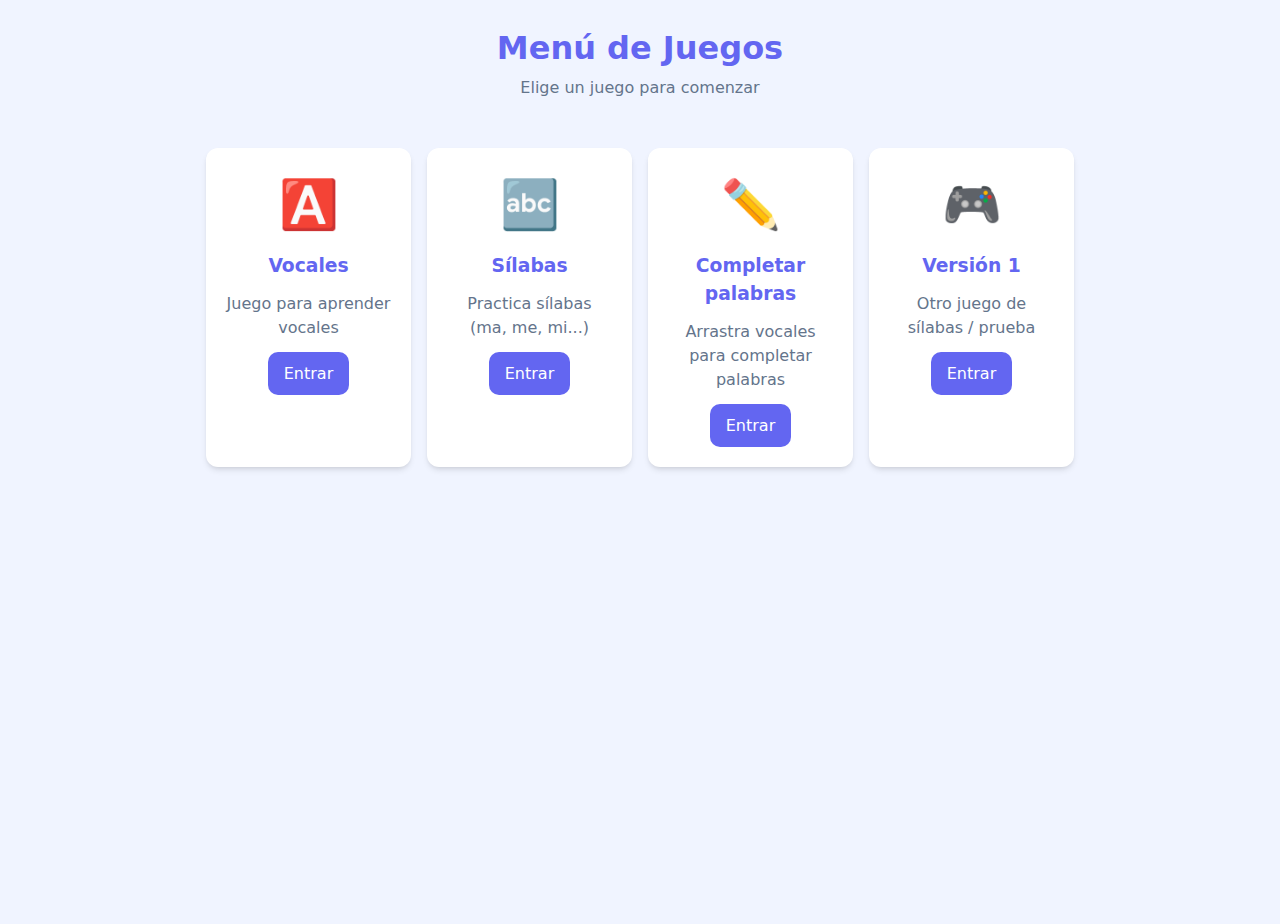
<file: index.html>
<!doctype html>
<html lang="es">
<head>
  <meta charset="utf-8" />
  <meta name="viewport" content="width=device-width,initial-scale=1" />
  <title>Menú de Juegos</title>
  <link rel="stylesheet" href="css/styles.css">
  <style>
    .menu-grid{display:grid;grid-template-columns:repeat(auto-fit,minmax(200px,1fr));gap:1rem;max-width:900px;margin:2rem auto;padding:1rem}
    .menu-card{background:var(--color-card);border-radius:12px;padding:1.25rem;text-align:center;box-shadow:var(--shadow-md);display:flex;flex-direction:column;gap:0.75rem;align-items:center}
    .menu-card h3{margin:0;color:var(--color-primary)}
    .menu-card p{margin:0;color:var(--color-text-muted)}
    .menu-card a{display:inline-block;padding:0.6rem 1rem;border-radius:10px;background:var(--color-primary);color:#fff;text-decoration:none}
    .menu-header{max-width:900px;margin:1.5rem auto;text-align:center}
    .back-small{position:fixed;left:12px;top:12px;background:var(--color-card);padding:6px 10px;border-radius:8px;box-shadow:var(--shadow-sm);text-decoration:none;color:var(--color-text)}
  </style>
</head>
<body>
  <main class="menu">
    <header class="menu-header">
      <h1 style="color:var(--color-primary);margin:0">Menú de Juegos</h1>
      <p style="color:var(--color-text-muted);margin-top:0.25rem">Elige un juego para comenzar</p>
    </header>

    <section class="menu-grid">
      <article class="menu-card">
        <div style="font-size:48px">🅰️</div>
        <h3>Vocales</h3>
        <p>Juego para aprender vocales</p>
        <a href="vocales.html">Entrar</a>
      </article>

      <article class="menu-card">
        <div style="font-size:48px">🔤</div>
        <h3>Sílabas</h3>
        <p>Practica sílabas (ma, me, mi...)</p>
        <a href="version1.html">Entrar</a>
      </article>

      <article class="menu-card">
        <div style="font-size:48px">✏️</div>
        <h3>Completar palabras</h3>
        <p>Arrastra vocales para completar palabras</p>
        <a href="completar-palabras.html">Entrar</a>
      </article>

      <article class="menu-card">
        <div style="font-size:48px">🎮</div>
        <h3>Versión 1</h3>
        <p>Otro juego de sílabas / prueba</p>
        <a href="version1.html">Entrar</a>
      </article>
    </section>
  </main>
</body>
</html>
</file>
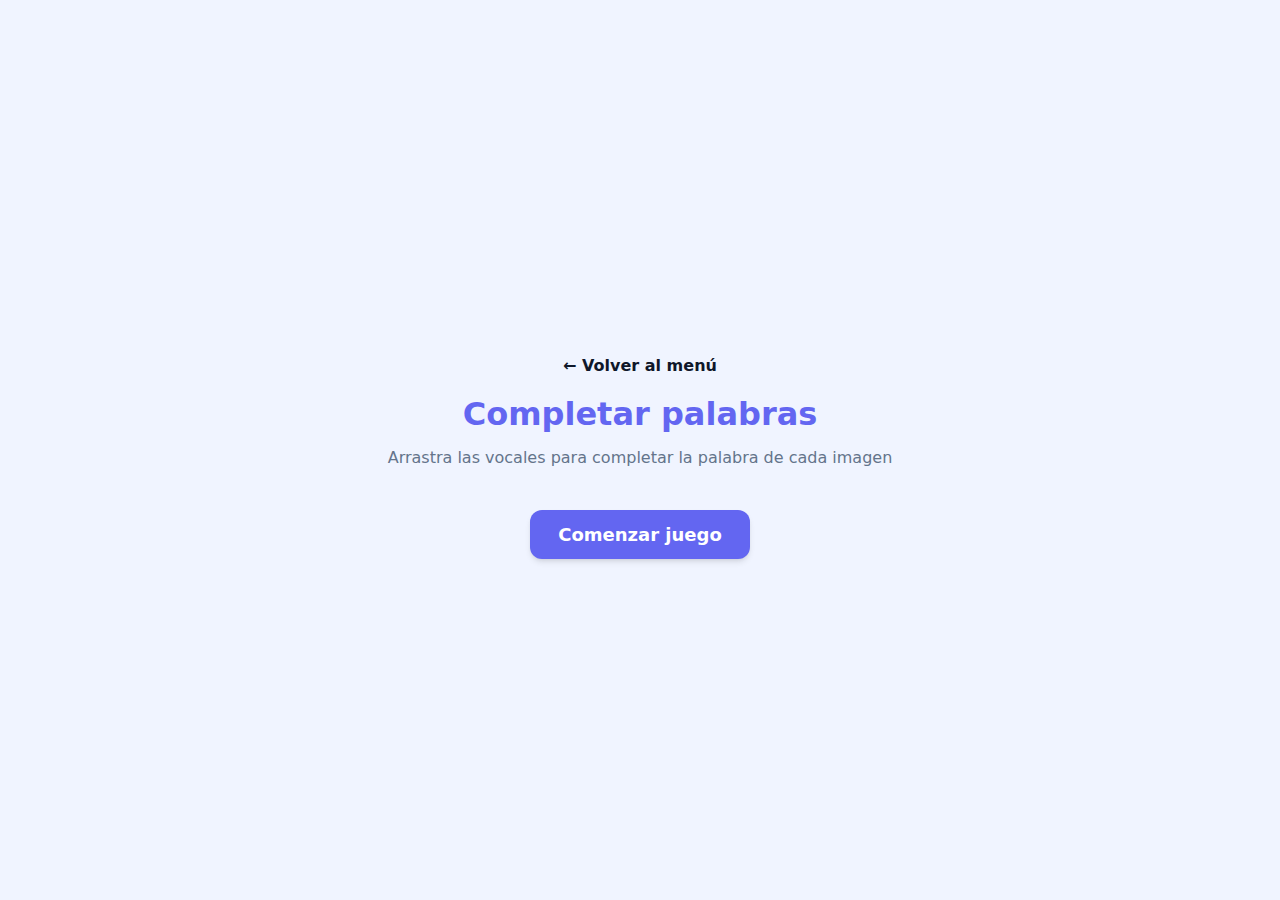
<file: completar-palabras.html>
<!DOCTYPE html>
<html lang="es">
<head>
  <meta charset="UTF-8">
  <meta name="viewport" content="width=device-width, initial-scale=1.0">
  <title>Completar palabras con vocales</title>
  <link rel="stylesheet" href="css/completar-palabras.css">
</head>
<body>
  <div id="app" class="app app--completar">
    <a href="index.html" style="display:inline-block;margin:12px;color:#0f172a;text-decoration:none;font-weight:700">← Volver al menú</a>
    <!-- Pantalla de inicio -->
    <section id="screen-welcome" class="screen screen--active">
      <header class="header">
        <h1 class="title">Completar palabras</h1>
        <p class="subtitle">Arrastra las vocales para completar la palabra de cada imagen</p>
      </header>
      <button id="btn-start" class="btn btn--primary" type="button">Comenzar juego</button>
    </section>

    <!-- Pantalla del juego -->
    <section id="screen-game" class="screen">
      <header class="game-header">
        <span class="stat">Palabra <span id="current-index">1</span> de <span id="total-words">0</span></span>
        <span class="stat">Puntos: <span id="current-score">0</span></span>
      </header>

      <div class="game-card">
        <div class="game-card__image" id="word-emoji" aria-hidden="true"></div>
        <div class="game-card__word" id="word-slots">
          <!-- La palabra con huecos se genera por JS -->
        </div>
        <div class="game-card__vocals" id="drag-vocals">
          <!-- Vocales arrastrables se generan por JS -->
        </div>
      </div>

      <footer class="game-footer">
        <button id="btn-check" class="btn btn--secondary" type="button" disabled>Comprobar</button>
        <button id="btn-next" class="btn btn--secondary" type="button" style="display: none;">Siguiente</button>
      </footer>
    </section>

    <!-- Pantalla resultado -->
    <section id="screen-result" class="screen">
      <div class="result-content">
        <h2 class="result-title">¡Muy bien!</h2>
        <p class="result-message">Has completado todas las palabras.</p>
        <p class="result-score">Puntos: <span id="result-score">0</span></p>
        <button id="btn-replay" class="btn btn--primary" type="button">Jugar de nuevo</button>
      </div>
    </section>
  </div>

  <script type="module" src="js/completar-app.js"></script>
</body>
</html>
</file>
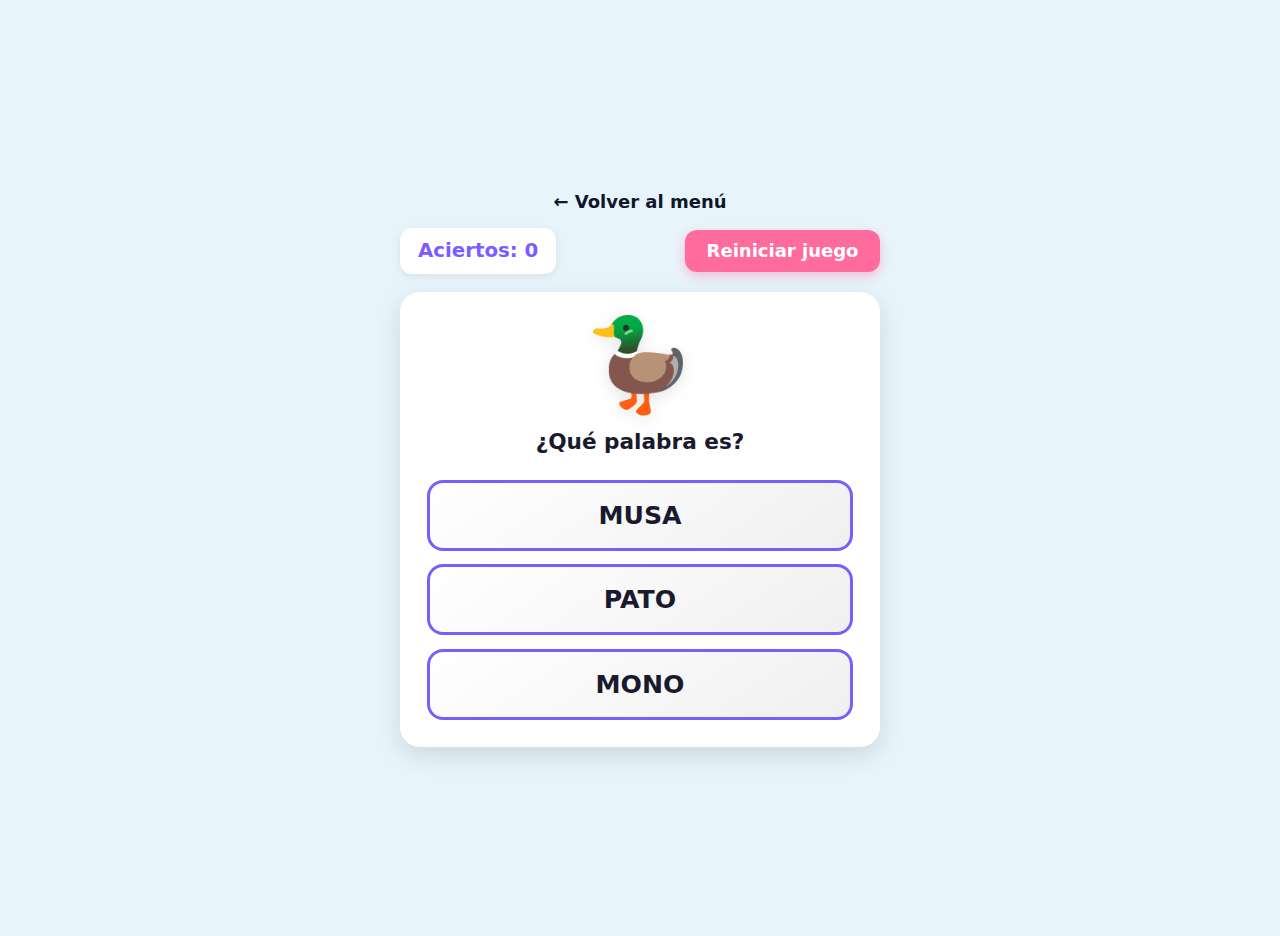
<file: silabas.html>
<!DOCTYPE html>
<html lang="es">
<head>
  <meta charset="UTF-8">
  <meta name="viewport" content="width=device-width, initial-scale=1.0">
  <title>Aprende las sílabas - ma, me, mi, mo, mu, pa, pe, pi, po, pu</title>
  <style>
    /* =============================================
       PÁGINA EDUCATIVA: SÍLABAS (4-5 años)
       Colores llamativos, tipografía grande, responsive
       ============================================= */

    * {
      box-sizing: border-box;
      margin: 0;
      padding: 0;
    }

    :root {
      --fondo: #e8f4fc;
      --primario: #ff6b9d;
      --secundario: #7c5cff;
      --acierto: #22c55e;
      --texto: #1a1a2e;
      --tarjeta: #ffffff;
      --sombra: 0 8px 24px rgba(0,0,0,0.12);
      --radio: 20px;
      --fuente: 'Segoe UI', 'Comic Sans MS', system-ui, sans-serif;
    }

    html {
      font-size: 18px;
      -webkit-tap-highlight-color: transparent;
    }

    body {
      font-family: var(--fuente);
      background: var(--fondo);
      color: var(--texto);
      min-height: 100vh;
      padding: 1rem;
      line-height: 1.4;
    }

    /* Contenedor principal */
    .contenedor {
      max-width: 480px;
      margin: 0 auto;
      min-height: 100vh;
      display: flex;
      flex-direction: column;
      align-items: center;
      justify-content: center;
    }

    /* Título */
    .titulo {
      font-size: clamp(1.6rem, 5vw, 2.2rem);
      font-weight: 800;
      text-align: center;
      color: var(--secundario);
      margin-bottom: 0.5rem;
      text-shadow: 2px 2px 0 rgba(255,255,255,0.8);
    }

    .subtitulo {
      font-size: clamp(1rem, 3vw, 1.2rem);
      color: #555;
      text-align: center;
      margin-bottom: 1.5rem;
    }

    /* Tarjeta del juego */
    .tarjeta {
      background: var(--tarjeta);
      border-radius: var(--radio);
      box-shadow: var(--sombra);
      padding: 1.5rem;
      width: 100%;
      text-align: center;
    }

    /* Imagen (emoji grande) */
    .imagen-palabra {
      font-size: 5rem;
      line-height: 1;
      margin-bottom: 1rem;
      filter: drop-shadow(0 4px 8px rgba(0,0,0,0.1));
    }

    /* Pregunta */
    .pregunta {
      font-size: 1.2rem;
      color: var(--texto);
      margin-bottom: 1.25rem;
      font-weight: 600;
    }

    /* Opciones (3 botones de palabra) */
    .opciones {
      display: flex;
      flex-direction: column;
      gap: 0.75rem;
    }

    .opcion {
      width: 100%;
      padding: 1rem 1.25rem;
      font-size: 1.4rem;
      font-weight: 700;
      font-family: inherit;
      color: var(--texto);
      background: linear-gradient(145deg, #fff 0%, #f0f0f0 100%);
      border: 3px solid var(--secundario);
      border-radius: 16px;
      cursor: pointer;
      transition: transform 0.15s ease, box-shadow 0.15s ease;
    }

    .opcion:hover {
      transform: scale(1.02);
      box-shadow: 0 6px 16px rgba(124, 92, 255, 0.3);
    }

    .opcion:active {
      transform: scale(0.98);
    }

    .opcion--acierto {
      background: linear-gradient(145deg, #22c55e 0%, #16a34a 100%);
      border-color: #16a34a;
      color: white;
      animation: aciertoPulse 0.5s ease;
    }

    .opcion--error {
      background: linear-gradient(145deg, #fef2f2 0%, #fee2e2 100%);
      border-color: #ef4444;
      animation: shake 0.4s ease;
    }

    @keyframes aciertoPulse {
      0% { transform: scale(1); }
      50% { transform: scale(1.05); }
      100% { transform: scale(1); }
    }

    @keyframes shake {
      0%, 100% { transform: translateX(0); }
      25% { transform: translateX(-8px); }
      75% { transform: translateX(8px); }
    }

    /* Mensaje de felicitación */
    .mensaje-feliz {
      position: fixed;
      inset: 0;
      background: rgba(0,0,0,0.3);
      display: none;
      align-items: center;
      justify-content: center;
      z-index: 100;
      padding: 1rem;
    }

    .mensaje-feliz.visible {
      display: flex;
      animation: fadeIn 0.3s ease;
    }

    @keyframes fadeIn {
      from { opacity: 0; }
      to { opacity: 1; }
    }

    .mensaje-feliz__caja {
      background: var(--tarjeta);
      border-radius: var(--radio);
      padding: 2rem;
      text-align: center;
      box-shadow: var(--sombra);
      animation: popIn 0.4s ease;
    }

    @keyframes popIn {
      from {
        opacity: 0;
        transform: scale(0.8) translateY(-20px);
      }
      to {
        opacity: 1;
        transform: scale(1) translateY(0);
      }
    }

    .mensaje-feliz__texto {
      font-size: 1.8rem;
      font-weight: 800;
      color: var(--acierto);
      margin-bottom: 0.5rem;
    }

    .mensaje-feliz__emoji {
      font-size: 3rem;
      line-height: 1;
    }

    /* Contador y reiniciar */
    .barra-info {
      display: flex;
      justify-content: space-between;
      align-items: center;
      width: 100%;
      max-width: 480px;
      margin-bottom: 1rem;
    }

    .aciertos {
      font-size: 1.1rem;
      font-weight: 700;
      color: var(--secundario);
      background: var(--tarjeta);
      padding: 0.5rem 1rem;
      border-radius: 12px;
      box-shadow: 0 2px 8px rgba(0,0,0,0.08);
    }

    .btn-reiniciar {
      font-family: inherit;
      font-size: 1rem;
      font-weight: 700;
      padding: 0.6rem 1.2rem;
      background: var(--primario);
      color: white;
      border: none;
      border-radius: 12px;
      cursor: pointer;
      box-shadow: 0 4px 12px rgba(255, 107, 157, 0.4);
      transition: transform 0.15s ease;
    }

    .btn-reiniciar:hover {
      transform: scale(1.05);
    }

    .btn-reiniciar:active {
      transform: scale(0.98);
    }

    /* Pantalla final */
    .pantalla-final {
      display: none;
      text-align: center;
      padding: 1.5rem;
    }

    .pantalla-final.visible {
      display: block;
    }

    .pantalla-final .titulo {
      margin-bottom: 1rem;
    }

    .pantalla-final .mensaje {
      font-size: 1.3rem;
      color: #555;
      margin-bottom: 1.5rem;
    }

    .juego.oculto {
      display: none;
    }

    /* Responsive: móvil */
    @media (max-width: 380px) {
      .imagen-palabra { font-size: 4rem; }
      .opcion { font-size: 1.2rem; padding: 0.9rem; }
    }
  </style>
</head>
<body>
  <div class="contenedor">
    <a href="index.html" style="display:inline-block;margin-bottom:0.75rem;color:#0f172a;text-decoration:none;font-weight:700">← Volver al menú</a>
    <!-- Barra con aciertos y botón reiniciar -->
    <div class="barra-info">
      <span class="aciertos" id="aciertos">Aciertos: 0</span>
      <button type="button" class="btn-reiniciar" id="btn-reiniciar">Reiniciar juego</button>
    </div>

    <!-- Zona del juego: imagen + 3 opciones -->
    <section class="tarjeta juego" id="zona-juego">
      <div class="imagen-palabra" id="imagen-palabra" aria-hidden="true"></div>
      <p class="pregunta">¿Qué palabra es?</p>
      <div class="opciones" id="opciones">
        <!-- Se rellenan con JavaScript -->
      </div>
    </section>

    <!-- Pantalla final cuando termina una ronda -->
    <section class="pantalla-final" id="pantalla-final">
      <h2 class="titulo">¡Lo hiciste muy bien!</h2>
      <p class="mensaje">Has practicado las sílabas. Pulsa Reiniciar para jugar otra vez.</p>
      <p class="aciertos" id="aciertos-final">Aciertos: 0</p>
    </section>
  </div>

  <!-- Mensaje animado "¡Muy bien!" al acertar -->
  <div class="mensaje-feliz" id="mensaje-feliz" aria-live="polite">
    <div class="mensaje-feliz__caja">
      <p class="mensaje-feliz__texto">¡Muy bien!</p>
      <p class="mensaje-feliz__emoji" aria-hidden="true">🎉</p>
    </div>
  </div>

  <script>
    /**
     * JUEGO DE SÍLABAS - ma, me, mi, mo, mu, pa, pe, pi, po, pu
     * Para niños de 4 a 5 años. Una sola página: HTML + CSS + JS.
     */

    // ========== DATOS: palabras con sílabas y emoji (imagen) ==========
    const PALABRAS = [
      { palabra: 'MAPA', emoji: '🗺️' },
      { palabra: 'MAMÁ', emoji: '👩' },
      { palabra: 'MESA', emoji: '🪑' },
      { palabra: 'PISO', emoji: '🏠' },
      { palabra: 'MONO', emoji: '🐵' },
      { palabra: 'PUMA', emoji: '🐱' },
      { palabra: 'PATO', emoji: '🦆' },
      { palabra: 'MANO', emoji: '✋' },
      { palabra: 'PIE', emoji: '🦶' },
      { palabra: 'PELO', emoji: '💇' },
      { palabra: 'PALO', emoji: '🪵' },
      { palabra: 'MIMO', emoji: '🤡' },
      { palabra: 'PAPA', emoji: '🥔' },
      { palabra: 'MUSA', emoji: '🎭' },
      { palabra: 'PALA', emoji: '🪣' },
    ];

    // ========== ESTADO DEL JUEGO ==========
    let aciertos = 0;
    let palabrasUsadas = [];
    let opcionesActuales = [];

    // ========== ELEMENTOS DEL DOM ==========
    const elImagen = document.getElementById('imagen-palabra');
    const elOpciones = document.getElementById('opciones');
    const elAciertos = document.getElementById('aciertos');
    const elMensajeFeliz = document.getElementById('mensaje-feliz');
    const elZonaJuego = document.getElementById('zona-juego');
    const elPantallaFinal = document.getElementById('pantalla-final');
    const elAciertosFinal = document.getElementById('aciertos-final');
    const elBtnReiniciar = document.getElementById('btn-reiniciar');

    /**
     * Mezcla un array (Fisher-Yates)
     */
    function mezclar(array) {
      const a = [...array];
      for (let i = a.length - 1; i > 0; i--) {
        const j = Math.floor(Math.random() * (i + 1));
        [a[i], a[j]] = [a[j], a[i]];
      }
      return a;
    }

    /**
     * Elige una palabra al azar que no se haya usado recientemente.
     * Devuelve la palabra correcta y 2 incorrectas para las 3 opciones.
     */
    function elegirPregunta() {
      let disponibles = PALABRAS.filter(p => !palabrasUsadas.includes(p.palabra));
      if (disponibles.length === 0) {
        palabrasUsadas = [];
        disponibles = PALABRAS;
      }
      const correcta = disponibles[Math.floor(Math.random() * disponibles.length)];
      palabrasUsadas.push(correcta.palabra);

      const otras = PALABRAS.filter(p => p.palabra !== correcta.palabra);
      const incorrectas = mezclar(otras).slice(0, 2);
      const opciones = mezclar([correcta.palabra, incorrectas[0].palabra, incorrectas[1].palabra]);
      return { correcta, opciones };
    }

    /**
     * Reproduce un sonido simple de acierto (Web Audio API).
     */
    function sonidoAcierto() {
      try {
        const ctx = new (window.AudioContext || window.webkitAudioContext)();
        const osc = ctx.createOscillator();
        const gain = ctx.createGain();
        osc.connect(gain);
        gain.connect(ctx.destination);
        osc.frequency.value = 523.25;
        osc.type = 'sine';
        gain.gain.setValueAtTime(0.2, ctx.currentTime);
        gain.gain.exponentialRampToValueAtTime(0.01, ctx.currentTime + 0.3);
        osc.start(ctx.currentTime);
        osc.stop(ctx.currentTime + 0.3);
      } catch (e) {}
    }

    /**
     * Muestra el mensaje "¡Muy bien! 🎉" y lo oculta tras un momento.
     */
    function mostrarMensajeFeliz() {
      elMensajeFeliz.classList.add('visible');
      setTimeout(() => {
        elMensajeFeliz.classList.remove('visible');
      }, 1200);
    }

    /**
     * Pinta la siguiente pregunta: imagen + 3 opciones.
     */
    function mostrarSiguientePregunta() {
      const { correcta, opciones } = elegirPregunta();
      opcionesActuales = opciones;

      elImagen.textContent = correcta.emoji;
      elImagen.setAttribute('aria-label', 'Imagen de la palabra');

      elOpciones.innerHTML = '';
      opciones.forEach((texto) => {
        const boton = document.createElement('button');
        boton.type = 'button';
        boton.className = 'opcion';
        boton.textContent = texto;
        boton.dataset.palabra = texto;
        boton.dataset.correcta = texto === correcta.palabra ? 'si' : 'no';
        boton.addEventListener('click', alElegirOpcion);
        elOpciones.appendChild(boton);
      });
    }

    /**
     * Cuando el niño hace clic en una opción.
     */
    function alElegirOpcion(ev) {
      const boton = ev.currentTarget;
      const esCorrecta = boton.dataset.correcta === 'si';

      // Evitar más clics mientras se muestra el resultado
      elOpciones.querySelectorAll('.opcion').forEach(b => {
        b.style.pointerEvents = 'none';
      });

      if (esCorrecta) {
        boton.classList.add('opcion--acierto');
        aciertos += 1;
        elAciertos.textContent = 'Aciertos: ' + aciertos;
        sonidoAcierto();
        mostrarMensajeFeliz();

        // Tras un momento, siguiente pregunta o pantalla final
        setTimeout(() => {
          if (palabrasUsadas.length >= PALABRAS.length) {
            elZonaJuego.classList.add('oculto');
            elAciertosFinal.textContent = 'Aciertos: ' + aciertos;
            elPantallaFinal.classList.add('visible');
          } else {
            mostrarSiguientePregunta();
          }
        }, 1500);
      } else {
        boton.classList.add('opcion--error');
        setTimeout(() => {
          boton.classList.remove('opcion--error');
          elOpciones.querySelectorAll('.opcion').forEach(b => {
            b.style.pointerEvents = '';
          });
        }, 600);
      }
    }

    /**
     * Reinicia el juego: contador a 0, muestra primera pregunta, oculta pantalla final.
     */
    function reiniciarJuego() {
      aciertos = 0;
      palabrasUsadas = [];
      elAciertos.textContent = 'Aciertos: 0';
      elPantallaFinal.classList.remove('visible');
      elZonaJuego.classList.remove('oculto');
      mostrarSiguientePregunta();
    }

    // ========== INICIO ==========
    elBtnReiniciar.addEventListener('click', reiniciarJuego);
    mostrarSiguientePregunta();
  </script>
</body>
</html>
</file>
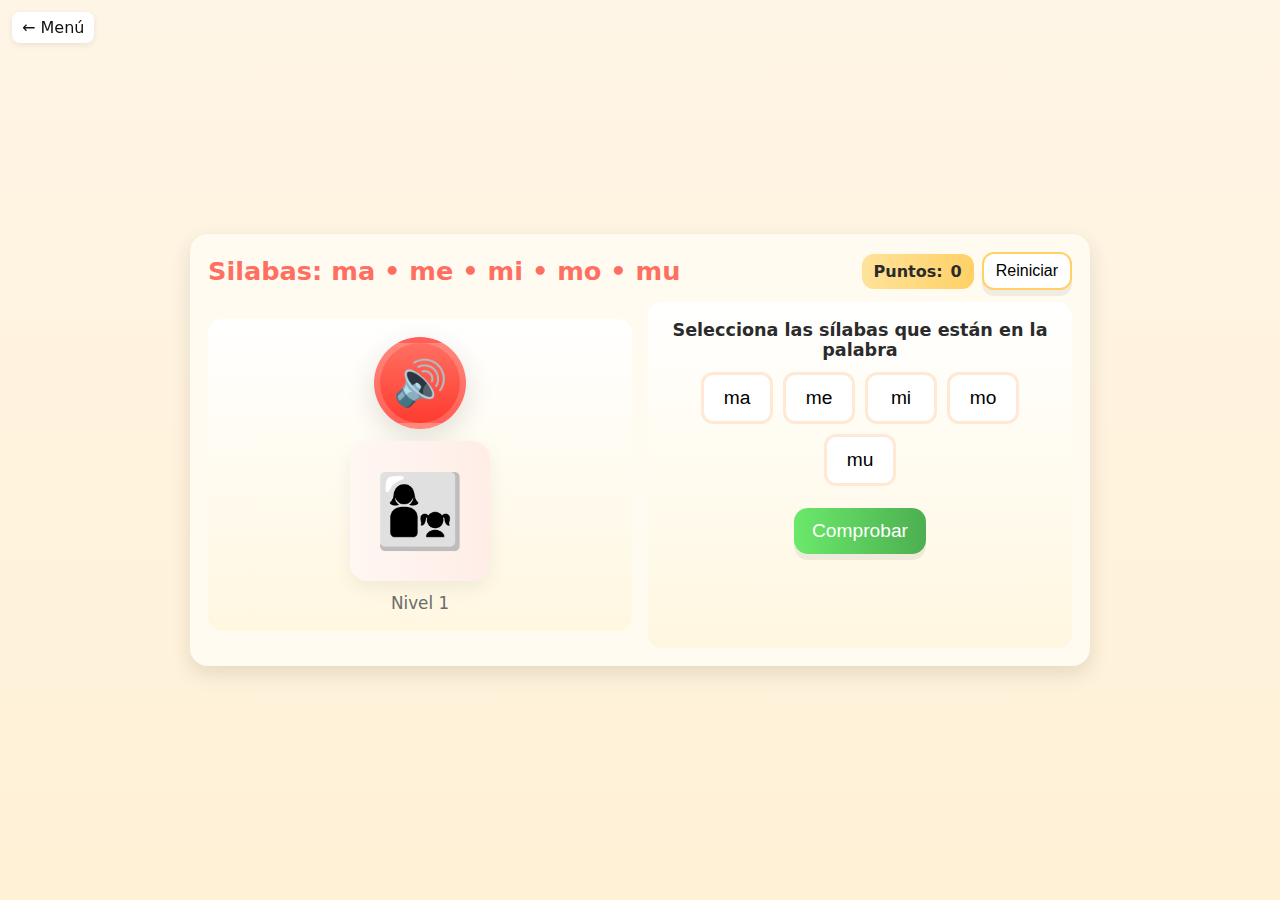
<file: version1.html>
<!doctype html>
<!--
Single-file educational game para niños (4-5 años).
Copia esto en un archivo .html y ábrelo en el navegador.
-->
<html lang="es">
<head>
  <meta charset="utf-8" />
  <meta name="viewport" content="width=device-width,initial-scale=1" />
  <title>Silabas: ma me mi mo mu - Juego</title>
  <style>
    /* Diseño colorido y responsive */
    :root{
      --bg:#FFF5E6;
      --card:#FFFBF0;
      --accent:#FF6F61;
      --accent-2:#FFD166;
      --good:#4CAF50;
      --bad:#FF3B30;
      --text:#2B2B2B;
      --shadow: 0 8px 20px rgba(43,43,43,0.12);
    }
    *{box-sizing:border-box}
    body{
      margin:0;
      font-family: "Comic Sans MS", "Fredoka", "Trebuchet MS", system-ui, sans-serif;
      background: linear-gradient(180deg,#FFF5E6 0%, #FFF1D6 100%);
      color:var(--text);
      -webkit-font-smoothing:antialiased;
      -moz-osx-font-smoothing:grayscale;
      display:flex;
      min-height:100vh;
      align-items:center;
      justify-content:center;
      padding:18px;
    }
    .app{
      width:100%;
      max-width:900px;
      background:var(--card);
      border-radius:18px;
      padding:18px;
      box-shadow:var(--shadow);
      display:flex;
      flex-direction:column;
      gap:12px;
    }
    header{
      display:flex;
      justify-content:space-between;
      align-items:center;
    }
    header h1{
      font-size:1.6rem;
      margin:0;
      color:var(--accent);
    }
    .controls{
      display:flex;
      gap:8px;
      align-items:center;
    }
    .btn{
      background:var(--accent-2);
      border:none;
      padding:8px 12px;
      border-radius:12px;
      font-size:1rem;
      cursor:pointer;
      box-shadow:0 6px rgba(0,0,0,0.06);
    }
    .btn.secondary{background:#fff;border:2px solid var(--accent-2);}
    .score{
      background:linear-gradient(90deg,#FFE29A,#FFD166);
      padding:8px 12px;border-radius:12px;font-weight:700;
      display:flex;gap:8px;align-items:center;
    }

    main{
      display:flex;
      gap:16px;
      align-items:center;
      justify-content:space-between;
      flex-wrap:wrap;
    }

    .left, .right{
      flex:1 1 320px;
      min-width:260px;
    }

    /* Área del altavoz y la imagen (emoji) */
    .player{
      background:linear-gradient(180deg,#FFFFFF,#FFF7E0);
      border-radius:14px;
      padding:18px;
      display:flex;
      flex-direction:column;
      gap:12px;
      align-items:center;
      justify-content:center;
    }
    .speaker{
      width:92px;height:92px;border-radius:50%;
      background:linear-gradient(180deg,#FF6F61,#FF3B30);
      display:flex;align-items:center;justify-content:center;color:white;
      font-size:44px;cursor:pointer;box-shadow:0 10px 30px rgba(0,0,0,0.12);
      border:6px solid rgba(255,255,255,0.18);
    }
    .image{
      width:140px;height:140px;border-radius:18px;
      display:flex;align-items:center;justify-content:center;
      font-size:72px;background:linear-gradient(90deg,#FFF7F2,#FFEDE6);
      box-shadow:0 8px 20px rgba(0,0,0,0.06);
    }
    .hint{font-size:1.05rem;color:#6b6b6b}

    /* Syllable buttons */
    .syllables{
      display:flex;gap:10px;flex-wrap:wrap;justify-content:center;
    }
    .syllable-btn{
      background:#fff;border:3px solid #FFE9D5;border-radius:12px;padding:12px 16px;
      font-size:1.2rem;cursor:pointer;min-width:72px;text-align:center;
      transition:transform .12s, box-shadow .12s;
      user-select:none;
    }
    .syllable-btn:active{transform:translateY(2px)}
    .syllable-btn.selected{
      background:var(--accent);
      color:white;border-color:rgba(255,255,255,0.2);box-shadow:0 8px 18px rgba(255,111,97,0.18);
    }

    /* Submit */
    .submit{
      margin-top:10px;
      display:flex;justify-content:center;
    }
    .submit .btn{
      font-size:1.2rem;padding:12px 18px;border-radius:14px;
      background: linear-gradient(90deg,#6BE96B,#4CAF50); color:white;border:none;
    }

    /* Mensajes animados */
    .message{
      position:relative;
      height:64px;
      display:flex;align-items:center;justify-content:center;
      font-size:1.4rem;font-weight:800;color:var(--good);
      transform-origin:center;
    }
    .message.hidden{opacity:0;transform:scale(.9)}
    .message.show{animation:pop .8s ease both;}
    @keyframes pop{0%{transform:scale(.8);opacity:0}60%{transform:scale(1.08);opacity:1}100%{transform:scale(1)}}

    /* Coin animation overlay */
    .coin-layer{
      position:fixed;left:0;top:0;width:100%;height:100%;pointer-events:none;overflow:visible;
    }
    .coin{
      position:absolute;
      width:26px;height:26px;border-radius:50%;
      background:linear-gradient(180deg,#FFD54A,#FFB300);
      box-shadow:0 6px 12px rgba(0,0,0,0.2);
      display:flex;align-items:center;justify-content:center;font-weight:900;color:#6b4200;
      font-size:14px;
      transform-origin:center;
      animation:rise 900ms ease forwards;
    }
    @keyframes rise{
      0%{transform:translateY(0) scale(1);opacity:1}
      100%{transform:translateY(-160px) translateX(var(--tx,0px)) scale(.7);opacity:0}
    }

    /* Final screen */
    .final{
      text-align:center;padding:18px;border-radius:12px;background:linear-gradient(90deg,#E8FFF2,#DFFFD9);
      display:none;
    }
    .final.show{display:block}

    /* Mobile tweaks */
    @media (max-width:520px){
      header h1{font-size:1.2rem}
      .speaker{width:76px;height:76px;font-size:36px}
      .image{width:120px;height:120px;font-size:56px}
      .syllable-btn{min-width:60px;padding:10px 12px;font-size:1rem}
    }
  </style>
</head>
<body>
  <a href="index.html" style="position:fixed;left:12px;top:12px;background:#fff;padding:6px 10px;border-radius:8px;box-shadow:0 2px 6px rgba(0,0,0,0.08);text-decoration:none;color:#111;z-index:999">← Menú</a>
  <div class="app" role="application" aria-label="Juego de sílabas">
    <header>
      <h1>Silabas: ma • me • mi • mo • mu</h1>
      <div class="controls">
        <div class="score" id="score" aria-live="polite">Puntos: <span id="scoreVal">0</span></div>
        <button class="btn secondary" id="restartBtn" title="Reiniciar">Reiniciar</button>
      </div>
    </header>

    <main>
      <div class="left">
        <div class="player" aria-hidden="false">
          <!-- Botón altavoz -->
          <div role="button" tabindex="0" aria-label="Reproducir palabra" id="speaker" class="speaker">🔊</div>

          <!-- Imagen grande (emoji representativo) -->
          <div class="image" id="picture" aria-hidden="false">👩‍👧</div>

          <div class="hint" id="levelLabel">Nivel 1</div>
        </div>
      </div>

      <div class="right">
        <div class="player" style="align-items:stretch;">
          <div style="text-align:center;font-weight:700;font-size:1.1rem">Selecciona las sílabas que están en la palabra</div>

          <div class="syllables" id="syllableBtns" aria-hidden="false">
            <!-- Botones se crean desde JS -->
          </div>

          <div class="submit">
            <button class="btn" id="checkBtn">Comprobar</button>
          </div>

          <div class="message hidden" id="messageArea" aria-live="polite"></div>
        </div>
      </div>
    </main>

    <section class="final" id="finalScreen" aria-hidden="true">
      <h2 id="finalText">¡Juego completado!</h2>
      <p>Puntuación total: <strong id="totalPoints">0</strong></p>
      <button class="btn" id="playAgain">Jugar de nuevo</button>
    </section>
  </div>

  <!-- Capa para las monedas -->
  <div class="coin-layer" id="coinLayer" aria-hidden="true"></div>

  <script>
    /***********************
     * Datos del juego
     * 3 niveles (cada nivel = 1 palabra de ejemplo)
     * Cada palabra contiene al menos una de las sílabas: ma, me, mi, mo, mu
     ***********************/
    const LEVELS = [
      {
        id:1,
        name:'Nivel 1',
        word: 'mamá',          // contiene "ma"
        syllables: ['ma'],
        emoji: '👩‍👧'
      },
      {
        id:2,
        name:'Nivel 2',
        word: 'miel',          // contiene "mi"
        syllables: ['mi'],
        emoji: '🍯'
      },
      {
        id:3,
        name:'Nivel 3',
        word: 'mundo',         // contiene "mu"
        syllables: ['mu'],
        emoji: '🌍'
      },
      {
        id:4,
        name:'Nivel 4',
        word: 'mesa',         // contiene "mu"
        syllables: ['me'],
        emoji: '🍽️'
      }
    ];

    // Sílabas a mostrar como opciones
    const OPTIONS = ['ma','me','mi','mo','mu'];

    // Estado del juego
    let currentLevelIndex = 0;
    let score = 0;

    // Elementos DOM
    const speaker = document.getElementById('speaker');
    const picture = document.getElementById('picture');
    const levelLabel = document.getElementById('levelLabel');
    const syllableBtnsContainer = document.getElementById('syllableBtns');
    const checkBtn = document.getElementById('checkBtn');
    const messageArea = document.getElementById('messageArea');
    const scoreVal = document.getElementById('scoreVal');
    const restartBtn = document.getElementById('restartBtn');
    const finalScreen = document.getElementById('finalScreen');
    const finalText = document.getElementById('finalText');
    const totalPoints = document.getElementById('totalPoints');
    const playAgain = document.getElementById('playAgain');
    const coinLayer = document.getElementById('coinLayer');

    // Crear botones de sílabas
    function createSyllableButtons(){
      syllableBtnsContainer.innerHTML = '';
      OPTIONS.forEach(syl => {
        const b = document.createElement('button');
        b.type = 'button';
        b.className = 'syllable-btn';
        b.textContent = syl;
        b.dataset.syll = syl;
        // Toggle selección
        b.addEventListener('click', () => {
          b.classList.toggle('selected');
        });
        // Soporte teclado
        b.addEventListener('keydown', (e) => {
          if(e.key === 'Enter' || e.key === ' '){ e.preventDefault(); b.click(); }
        });
        syllableBtnsContainer.appendChild(b);
      });
    }

    // Reproducir palabra con SpeechSynthesis (nativo)
    function speakWord(text){
      // Usa síntesis de voz del navegador (ES)
      if('speechSynthesis' in window){
        const u = new SpeechSynthesisUtterance(text);
        u.lang = 'es-ES';
        u.rate = 0.95;
        u.pitch = 1;
        window.speechSynthesis.cancel();
        window.speechSynthesis.speak(u);
      } else {
        // Fallback: breve beep si no hay TTS
        beep(120, 0.12);
      }
    }

    // Beep simple con WebAudio (para acierto o fallback)
    function beep(freq = 440, duration = 0.15){
      try{
        const ctx = new (window.AudioContext || window.webkitAudioContext)();
        const o = ctx.createOscillator();
        const g = ctx.createGain();
        o.type = 'sine';
        o.frequency.value = freq;
        o.connect(g);
        g.connect(ctx.destination);
        g.gain.setValueAtTime(0.0001, ctx.currentTime);
        g.gain.exponentialRampToValueAtTime(0.12, ctx.currentTime + 0.02);
        o.start();
        g.gain.exponentialRampToValueAtTime(0.0001, ctx.currentTime + duration);
        o.stop(ctx.currentTime + duration + 0.02);
      }catch(e){ /* no audio */ }
    }

    // Mostrar mensaje animado (correcto o intento)
    function showMessage(text, ok = true){
      messageArea.textContent = text;
      messageArea.style.color = ok ? 'var(--good)' : 'var(--bad)';
      messageArea.classList.remove('hidden');
      messageArea.classList.add('show');
      setTimeout(() => {
        messageArea.classList.remove('show');
        messageArea.classList.add('hidden');
      }, 1400);
    }

    // Animar monedas (10 por acierto)
    function spawnCoins(amount = 10){
      const rect = scoreVal.getBoundingClientRect();
      const originX = rect.left + rect.width/2;
      const originY = rect.top + rect.height/2;
      for(let i=0;i<amount;i++){
        const coin = document.createElement('div');
        coin.className = 'coin';
        coin.textContent = '¢'; // símbolo de moneda grande y amigable
        // start near the score
        coin.style.left = `${originX + (Math.random()*30-15)}px`;
        coin.style.top = `${originY + (Math.random()*20-10)}px`;
        // random horizontal drift
        coin.style.setProperty('--tx', `${(Math.random()*100-50)}px`);
        coinLayer.appendChild(coin);
        // remover después de animación
        setTimeout(()=> coin.remove(), 900);
      }
    }

    // Inicializar nivel actual
    function loadLevel(index){
      const lvl = LEVELS[index];
      if(!lvl) return;
      currentLevelIndex = index;
      levelLabel.textContent = lvl.name;
      picture.textContent = lvl.emoji;
      // Reset selections
      document.querySelectorAll('.syllable-btn').forEach(b => b.classList.remove('selected'));
      // Hide final screen
      finalScreen.classList.remove('show');
      finalScreen.setAttribute('aria-hidden','true');
      // Ensure message hidden
      messageArea.classList.add('hidden');
    }

    // Comprobar selección
    function checkAnswer(){
      const lvl = LEVELS[currentLevelIndex];
      const selected = Array.from(document.querySelectorAll('.syllable-btn.selected')).map(b=>b.dataset.syll);
      // Ordenar y comparar conjuntos
      const correct = lvl.syllables.slice().sort();
      const selSorted = selected.slice().sort();
      const ok = arraysEqual(correct, selSorted);
      if(ok){
        // Acierto
        score += 10; // 10 por acierto
        scoreVal.textContent = score;
        // Sonido de éxito + mensaje + monedas
        beep(880,0.12); // tono agudo
        showMessage('¡Muy bien! 🎉', true);
        spawnCoins(10);
        // Avanzar nivel después de breve pausa
        setTimeout(()=> {
          if(currentLevelIndex < LEVELS.length - 1){
            loadLevel(currentLevelIndex + 1);
          } else {
            // Juego completado
            finalText.textContent = '¡Juego completado! 🎊';
            totalPoints.textContent = score;
            finalScreen.classList.add('show');
            finalScreen.setAttribute('aria-hidden','false');
          }
        }, 900);
      } else {
        // Error: retroalimentación
        beep(220,0.12);
        showMessage('Intenta de nuevo', false);
        // Pequeña vibración si está disponible
        if(navigator.vibrate) navigator.vibrate(120);
      }
    }

    // Reiniciar juego
    function restartGame(){
      score = 0;
      scoreVal.textContent = score;
      loadLevel(0);
    }

    // Utils
    function arraysEqual(a,b){
      if(a.length !== b.length) return false;
      for(let i=0;i<a.length;i++) if(a[i]!==b[i]) return false;
      return true;
    }

    // Eventos
    speaker.addEventListener('click', () => {
      const lvl = LEVELS[currentLevelIndex];
      speakWord(lvl.word);
    });
    speaker.addEventListener('keydown', (e) => { if(e.key==='Enter' || e.key===' ') { e.preventDefault(); speaker.click(); } });

    checkBtn.addEventListener('click', checkAnswer);
    restartBtn.addEventListener('click', () => {
      restartGame();
    });

    playAgain.addEventListener('click', () => {
      restartGame();
      // scroll to top of app
      window.scrollTo({top:0,behavior:'smooth'});
    });

    // Inicialización
    createSyllableButtons();
    loadLevel(0);

    // Comentarios sobre extensibilidad:
    // - Para agregar más niveles, extiende la constante LEVELS con {word, syllables, emoji}.
    // - Si quieres usar imágenes en URL, reemplaza picture.textContent por:
    //   picture.innerHTML = `<img src="URL" alt="palabra" style="width:100%;height:100%;object-fit:cover;border-radius:12px">`;
    // - Para ampliar la lógica (p.ej. varias palabras por nivel), convierte LEVELS[i].word en un array y ajusta la reproducción/validación.
  </script>
</body>
</html>
</file>
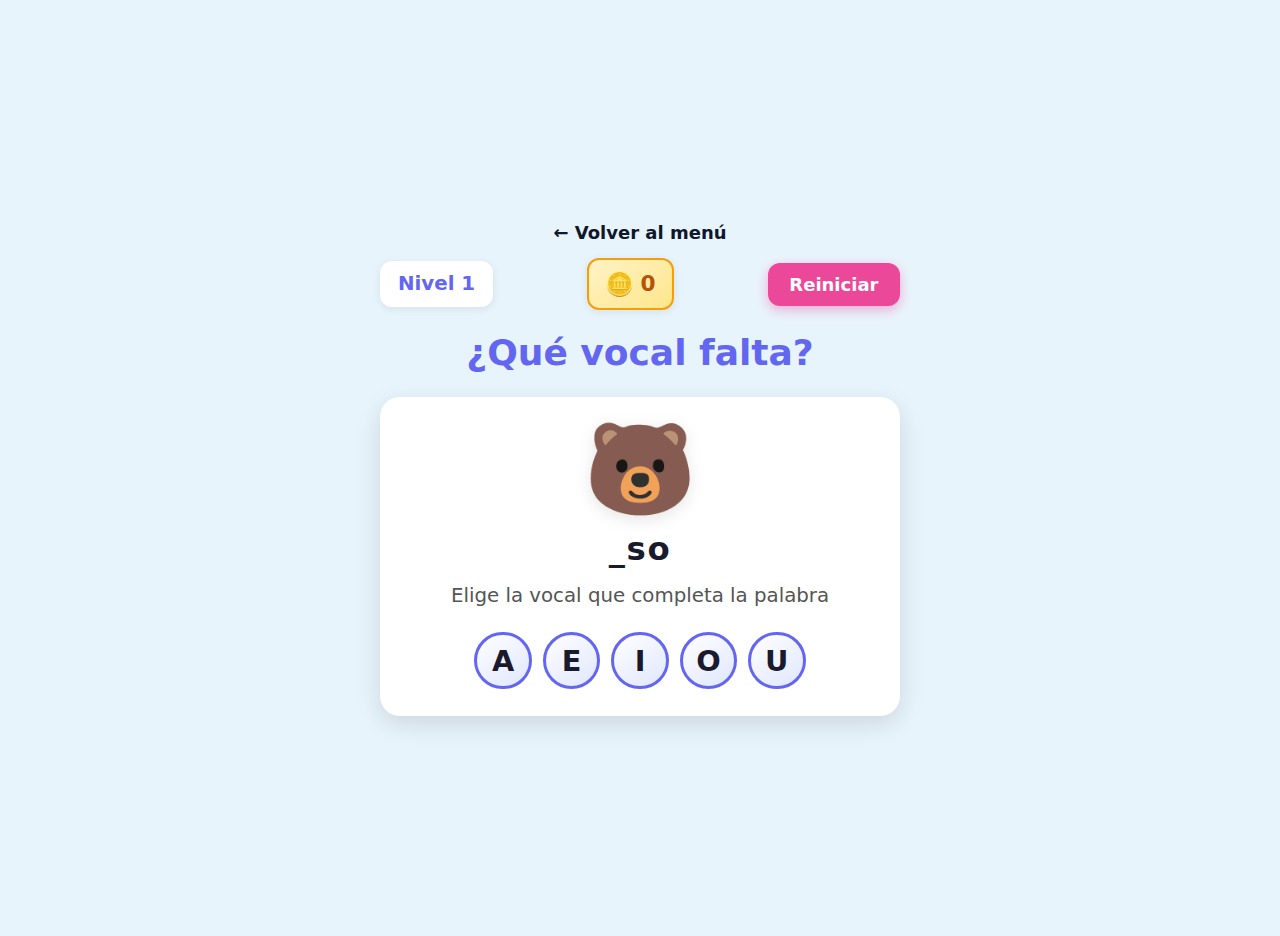
<file: vocales.html>
<!DOCTYPE html>
<html lang="es">
<head>
  <meta charset="UTF-8">
  <meta name="viewport" content="width=device-width, initial-scale=1.0">
  <title>Aprende las vocales</title>
  <style>
    /* =============================================
       PÁGINA EDUCATIVA: VOCALES (4-5 años)
       Una sola página: HTML + CSS + JS
       ============================================= */

    * { box-sizing: border-box; margin: 0; padding: 0; }

    :root {
      --fondo: #e8f4fc;
      --primario: #6366f1;
      --primario-oscuro: #4f46e5;
      --acierto: #22c55e;
      --texto: #1a1a2e;
      --tarjeta: #ffffff;
      --sombra: 0 8px 24px rgba(0,0,0,0.12);
      --radio: 20px;
      --fuente: 'Segoe UI', 'Comic Sans MS', system-ui, sans-serif;
    }

    html { font-size: 18px; -webkit-tap-highlight-color: transparent; }

    body {
      font-family: var(--fuente);
      background: var(--fondo);
      color: var(--texto);
      min-height: 100vh;
      padding: 1rem;
      line-height: 1.4;
    }

    .contenedor {
      max-width: 520px;
      margin: 0 auto;
      min-height: 100vh;
      display: flex;
      flex-direction: column;
      align-items: center;
      justify-content: center;
    }

    /* Cabecera: nivel, puntuación, reiniciar */
    .cabecera {
      display: flex;
      flex-wrap: wrap;
      justify-content: space-between;
      align-items: center;
      gap: 0.75rem;
      width: 100%;
      margin-bottom: 1rem;
    }

    .nivel-badge {
      font-size: 1.1rem;
      font-weight: 800;
      color: var(--primario);
      background: var(--tarjeta);
      padding: 0.5rem 1rem;
      border-radius: 12px;
      box-shadow: 0 2px 8px rgba(0,0,0,0.08);
    }

    .puntuacion {
      display: flex;
      align-items: center;
      gap: 0.35rem;
      font-size: 1.2rem;
      font-weight: 800;
      color: #b45309;
      background: linear-gradient(145deg, #fef3c7 0%, #fde68a 100%);
      padding: 0.5rem 0.9rem;
      border-radius: 12px;
      border: 2px solid #f59e0b;
      box-shadow: 0 2px 8px rgba(0,0,0,0.08);
    }

    .puntuacion .moneda {
      font-size: 1.3rem;
      line-height: 1;
    }

    .btn-reiniciar {
      font-family: inherit;
      font-size: 1rem;
      font-weight: 700;
      padding: 0.6rem 1.2rem;
      background: #ec4899;
      color: white;
      border: none;
      border-radius: 12px;
      cursor: pointer;
      box-shadow: 0 4px 12px rgba(236, 72, 153, 0.4);
      transition: transform 0.15s ease;
    }
    .btn-reiniciar:hover { transform: scale(1.05); }
    .btn-reiniciar:active { transform: scale(0.98); }

    .titulo {
      font-size: clamp(1.5rem, 4vw, 2rem);
      font-weight: 800;
      text-align: center;
      color: var(--primario);
      margin-bottom: 1rem;
    }

    /* Tarjeta del juego */
    .tarjeta {
      background: var(--tarjeta);
      border-radius: var(--radio);
      box-shadow: var(--sombra);
      padding: 1.5rem;
      width: 100%;
      text-align: center;
    }

    .imagen-palabra {
      font-size: 5rem;
      line-height: 1;
      margin-bottom: 0.75rem;
      filter: drop-shadow(0 4px 8px rgba(0,0,0,0.1));
    }

    .palabra-incompleta {
      font-size: 1.8rem;
      font-weight: 800;
      color: var(--texto);
      margin-bottom: 0.5rem;
      letter-spacing: 0.05em;
    }

    .pregunta {
      font-size: 1.1rem;
      color: #555;
      margin-bottom: 1.25rem;
    }

    /* Opciones: 5 vocales */
    .opciones {
      display: flex;
      flex-wrap: wrap;
      justify-content: center;
      gap: 0.6rem;
    }

    .opcion-vocal {
      width: 3.2rem;
      height: 3.2rem;
      font-size: 1.6rem;
      font-weight: 800;
      font-family: inherit;
      color: var(--texto);
      background: linear-gradient(145deg, #fff 0%, #e0e7ff 100%);
      border: 3px solid var(--primario);
      border-radius: 50%;
      cursor: pointer;
      display: flex;
      align-items: center;
      justify-content: center;
      transition: transform 0.15s ease, box-shadow 0.15s ease;
    }

    .opcion-vocal:hover {
      transform: scale(1.08);
      box-shadow: 0 6px 16px rgba(99, 102, 241, 0.35);
    }
    .opcion-vocal:active { transform: scale(0.95); }

    .opcion-vocal--acierto {
      background: linear-gradient(145deg, #22c55e 0%, #16a34a 100%);
      border-color: #16a34a;
      color: white;
      animation: aciertoPulse 0.5s ease;
    }

    .opcion-vocal--error {
      background: linear-gradient(145deg, #fef2f2 0%, #fee2e2 100%);
      border-color: #ef4444;
      animation: shake 0.4s ease;
    }

    @keyframes aciertoPulse {
      0% { transform: scale(1); }
      50% { transform: scale(1.15); }
      100% { transform: scale(1); }
    }
    @keyframes shake {
      0%, 100% { transform: translateX(0); }
      25% { transform: translateX(-8px); }
      75% { transform: translateX(8px); }
    }

    /* Mensaje "¡Muy bien!" */
    .mensaje-feliz {
      position: fixed;
      inset: 0;
      background: rgba(0,0,0,0.35);
      display: none;
      align-items: center;
      justify-content: center;
      z-index: 100;
      padding: 1rem;
    }
    .mensaje-feliz.visible {
      display: flex;
      animation: fadeIn 0.25s ease;
    }
    @keyframes fadeIn { from { opacity: 0; } to { opacity: 1; } }

    .mensaje-feliz__caja {
      background: var(--tarjeta);
      border-radius: var(--radio);
      padding: 2rem;
      text-align: center;
      box-shadow: var(--sombra);
      animation: popIn 0.4s ease;
    }
    @keyframes popIn {
      from { opacity: 0; transform: scale(0.7) translateY(-15px); }
      to { opacity: 1; transform: scale(1) translateY(0); }
    }
    .mensaje-feliz__texto {
      font-size: 1.7rem;
      font-weight: 800;
      color: var(--acierto);
      margin-bottom: 0.5rem;
    }
    .mensaje-feliz__emoji { font-size: 2.8rem; line-height: 1; }

    /* Animación de monedas (+10) */
    .monedas-ganadas {
      position: fixed;
      top: 50%;
      left: 50%;
      transform: translate(-50%, -50%);
      z-index: 101;
      display: none;
      flex-wrap: wrap;
      justify-content: center;
      gap: 2px;
      max-width: 200px;
      pointer-events: none;
    }
    .monedas-ganadas.visible {
      display: flex;
    }
    .moneda-ganada {
      font-size: 1.8rem;
      line-height: 1;
      animation: monedaSube 0.6s ease forwards;
      opacity: 0;
    }
    .moneda-ganada:nth-child(1) { animation-delay: 0.05s; }
    .moneda-ganada:nth-child(2) { animation-delay: 0.1s; }
    .moneda-ganada:nth-child(3) { animation-delay: 0.15s; }
    .moneda-ganada:nth-child(4) { animation-delay: 0.2s; }
    .moneda-ganada:nth-child(5) { animation-delay: 0.25s; }
    .moneda-ganada:nth-child(6) { animation-delay: 0.3s; }
    .moneda-ganada:nth-child(7) { animation-delay: 0.35s; }
    .moneda-ganada:nth-child(8) { animation-delay: 0.4s; }
    .moneda-ganada:nth-child(9) { animation-delay: 0.45s; }
    .moneda-ganada:nth-child(10) { animation-delay: 0.5s; }
    @keyframes monedaSube {
      0% {
        opacity: 0;
        transform: scale(0.3) translateY(20px);
      }
      60% {
        opacity: 1;
        transform: scale(1.2) translateY(-10px);
      }
      100% {
        opacity: 1;
        transform: scale(1) translateY(0);
      }
    }

    /* Pantalla entre niveles */
    .pantalla-nivel {
      display: none;
      text-align: center;
      padding: 1.5rem;
    }
    .pantalla-nivel.visible { display: block; }
    .pantalla-nivel .titulo { margin-bottom: 1rem; }
    .pantalla-nivel .mensaje {
      font-size: 1.2rem;
      color: #555;
      margin-bottom: 1.5rem;
    }
    .btn-siguiente-nivel {
      font-family: inherit;
      font-size: 1.2rem;
      font-weight: 700;
      padding: 0.8rem 1.5rem;
      background: var(--primario);
      color: white;
      border: none;
      border-radius: 14px;
      cursor: pointer;
      box-shadow: 0 4px 14px rgba(99, 102, 241, 0.4);
      transition: transform 0.15s ease;
    }
    .btn-siguiente-nivel:hover { transform: scale(1.05); }

    /* Pantalla final */
    .pantalla-final {
      display: none;
      text-align: center;
      padding: 1.5rem;
    }
    .pantalla-final.visible { display: block; }
    .pantalla-final .titulo { margin-bottom: 1rem; }
    .pantalla-final .mensaje { font-size: 1.2rem; color: #555; margin-bottom: 1rem; }
    .pantalla-final .puntuacion-final {
      font-size: 1.5rem;
      font-weight: 800;
      color: #b45309;
      margin-bottom: 1.5rem;
    }

    .juego.oculto { display: none; }

    @media (max-width: 380px) {
      .imagen-palabra { font-size: 4rem; }
      .palabra-incompleta { font-size: 1.5rem; }
      .opcion-vocal { width: 2.8rem; height: 2.8rem; font-size: 1.4rem; }
    }
  </style>
</head>
<body>
  <div class="contenedor">
    <a href="index.html" style="display:inline-block;margin-bottom:0.75rem;color:#0f172a;text-decoration:none;font-weight:700">← Volver al menú</a>
    <!-- Cabecera: nivel, monedas, reiniciar -->
    <div class="cabecera">
      <span class="nivel-badge" id="nivel-badge">Nivel 1</span>
      <span class="puntuacion">
        <span class="moneda" aria-hidden="true">🪙</span>
        <span id="puntos">0</span>
      </span>
      <button type="button" class="btn-reiniciar" id="btn-reiniciar">Reiniciar</button>
    </div>

    <h1 class="titulo">¿Qué vocal falta?</h1>

    <!-- Zona del juego -->
    <section class="tarjeta juego" id="zona-juego">
      <div class="imagen-palabra" id="imagen-palabra" aria-hidden="true"></div>
      <p class="palabra-incompleta" id="palabra-incompleta"></p>
      <p class="pregunta">Elige la vocal que completa la palabra</p>
      <div class="opciones" id="opciones">
        <!-- A, E, I, O, U por JS -->
      </div>
    </section>

    <!-- Pantalla "Siguiente nivel" -->
    <section class="pantalla-nivel" id="pantalla-nivel">
      <h2 class="titulo" id="titulo-nivel">¡Nivel 1 completado!</h2>
      <p class="mensaje" id="mensaje-nivel">Muy bien. Pulsa el botón para continuar al Nivel 2.</p>
      <p class="puntuacion" id="puntos-nivel">🪙 0</p>
      <button type="button" class="btn-siguiente-nivel" id="btn-siguiente-nivel">Siguiente nivel</button>
    </section>

    <!-- Pantalla final (fin del juego) -->
    <section class="pantalla-final" id="pantalla-final">
      <h2 class="titulo">¡Lo hiciste genial!</h2>
      <p class="mensaje">Has completado los 3 niveles.</p>
      <p class="puntuacion-final" id="puntuacion-final">🪙 0 monedas</p>
      <button type="button" class="btn-reiniciar" id="btn-reiniciar-final">Reiniciar juego</button>
    </section>
  </div>

  <!-- Mensaje "¡Muy bien!" -->
  <div class="mensaje-feliz" id="mensaje-feliz" aria-live="polite">
    <div class="mensaje-feliz__caja">
      <p class="mensaje-feliz__texto">¡Muy bien!</p>
      <p class="mensaje-feliz__emoji" aria-hidden="true">🎉</p>
    </div>
  </div>

  <!-- Animación de 10 monedas al acertar -->
  <div class="monedas-ganadas" id="monedas-ganadas" aria-hidden="true"></div>

  <script>
    /**
     * JUEGO DE VOCALES - A, E, I, O, U
     * Para niños 4-5 años. Primera letra vocal.
     * 3 niveles, 10 monedas por acierto, todo en un solo HTML.
     */

    const VOCALES = ['A', 'E', 'I', 'O', 'U'];

    // Palabras por nivel: cada una empieza por una vocal (A, E, I, O, U)
    const NIVELES = [
      [
        { palabra: 'AVIÓN', vocal: 'A', emoji: '✈️' },
        { palabra: 'ESTRELLA', vocal: 'E', emoji: '⭐' },
        { palabra: 'IGLESIA', vocal: 'I', emoji: '⛪' },
        { palabra: 'OSO', vocal: 'O', emoji: '🐻' },
        { palabra: 'UVA', vocal: 'U', emoji: '🍇' },
      ],
      [
        { palabra: 'ÁRBOL', vocal: 'A', emoji: '🌳' },
        { palabra: 'ELEFANTE', vocal: 'E', emoji: '🐘' },
        { palabra: 'ISLA', vocal: 'I', emoji: '🏝️' },
        { palabra: 'OJO', vocal: 'O', emoji: '👁️' },
        { palabra: 'UNICORNIO', vocal: 'U', emoji: '🦄' },
      ],
      [
        { palabra: 'ARAÑA', vocal: 'A', emoji: '🕷️' },
        { palabra: 'ESCUELA', vocal: 'E', emoji: '🏫' },
        { palabra: 'IGUANA', vocal: 'I', emoji: '🦎' },
        { palabra: 'OVEJA', vocal: 'O', emoji: '🐑' },
        { palabra: 'UNIFORME', vocal: 'U', emoji: '👔' },
      ],
    ];

    // Normalizar Á -> A para mostrar palabra sin primera letra
    function primeraLetra(palabra) {
      const p = palabra.toUpperCase();
      if (p[0] === 'Á') return 'A';
      if (p[0] === 'É') return 'E';
      if (p[0] === 'Í') return 'I';
      if (p[0] === 'Ó') return 'O';
      if (p[0] === 'Ú') return 'U';
      return p[0];
    }

    function restoPalabra(palabra) {
      return palabra.slice(1).toLowerCase();
    }

    // Estado
    let nivelActual = 0;
    let indicePalabra = 0;
    let puntos = 0;
    let palabrasDelNivel = [];

    // DOM
    const elNivelBadge = document.getElementById('nivel-badge');
    const elPuntos = document.getElementById('puntos');
    const elBtnReiniciar = document.getElementById('btn-reiniciar');
    const elImagen = document.getElementById('imagen-palabra');
    const elPalabraIncompleta = document.getElementById('palabra-incompleta');
    const elOpciones = document.getElementById('opciones');
    const elMensajeFeliz = document.getElementById('mensaje-feliz');
    const elMonedasGanadas = document.getElementById('monedas-ganadas');
    const elZonaJuego = document.getElementById('zona-juego');
    const elPantallaNivel = document.getElementById('pantalla-nivel');
    const elTituloNivel = document.getElementById('titulo-nivel');
    const elMensajeNivel = document.getElementById('mensaje-nivel');
    const elPuntosNivel = document.getElementById('puntos-nivel');
    const elBtnSiguienteNivel = document.getElementById('btn-siguiente-nivel');
    const elPantallaFinal = document.getElementById('pantalla-final');
    const elPuntuacionFinal = document.getElementById('puntuacion-final');
    const elBtnReiniciarFinal = document.getElementById('btn-reiniciar-final');

    function mezclar(array) {
      const a = [...array];
      for (let i = a.length - 1; i > 0; i--) {
        const j = Math.floor(Math.random() * (i + 1));
        [a[i], a[j]] = [a[j], a[i]];
      }
      return a;
    }

    function sonidoAcierto() {
      try {
        const ctx = new (window.AudioContext || window.webkitAudioContext)();
        const osc = ctx.createOscillator();
        const gain = ctx.createGain();
        osc.connect(gain);
        gain.connect(ctx.destination);
        osc.frequency.value = 523.25;
        osc.type = 'sine';
        gain.gain.setValueAtTime(0.2, ctx.currentTime);
        gain.gain.exponentialRampToValueAtTime(0.01, ctx.currentTime + 0.3);
        osc.start(ctx.currentTime);
        osc.stop(ctx.currentTime + 0.3);
      } catch (e) {}
    }

    function mostrarMensajeFeliz() {
      elMensajeFeliz.classList.add('visible');
      setTimeout(function () {
        elMensajeFeliz.classList.remove('visible');
      }, 1200);
    }

    function mostrarMonedas() {
      elMonedasGanadas.innerHTML = '';
      for (let i = 0; i < 10; i++) {
        const span = document.createElement('span');
        span.className = 'moneda-ganada';
        span.textContent = '🪙';
        span.setAttribute('aria-hidden', 'true');
        elMonedasGanadas.appendChild(span);
      }
      elMonedasGanadas.classList.add('visible');
      setTimeout(function () {
        elMonedasGanadas.classList.remove('visible');
      }, 1200);
    }

    function actualizarPuntos() {
      elPuntos.textContent = puntos;
    }

    function mostrarPregunta() {
      const item = palabrasDelNivel[indicePalabra];
      if (!item) return;

      elImagen.textContent = item.emoji;
      elImagen.setAttribute('aria-label', 'Imagen de la palabra');
      // Palabra sin la primera letra: "_vión"
      elPalabraIncompleta.textContent = '_' + restoPalabra(item.palabra);

      elOpciones.innerHTML = '';
      VOCALES.forEach(function (v) {
        const boton = document.createElement('button');
        boton.type = 'button';
        boton.className = 'opcion-vocal';
        boton.textContent = v;
        boton.dataset.vocal = v;
        boton.dataset.correcta = v === primeraLetra(item.palabra) ? 'si' : 'no';
        boton.addEventListener('click', alElegirVocal);
        elOpciones.appendChild(boton);
      });
    }

    function alElegirVocal(ev) {
      const boton = ev.currentTarget;
      const esCorrecta = boton.dataset.correcta === 'si';

      document.querySelectorAll('.opcion-vocal').forEach(function (b) {
        b.style.pointerEvents = 'none';
      });

      if (esCorrecta) {
        boton.classList.add('opcion-vocal--acierto');
        puntos += 10;
        actualizarPuntos();
        sonidoAcierto();
        mostrarMensajeFeliz();
        mostrarMonedas();

        setTimeout(function () {
          indicePalabra++;
          if (indicePalabra >= palabrasDelNivel.length) {
            // Fin del nivel
            elZonaJuego.classList.add('oculto');
            elTituloNivel.textContent = '¡Nivel ' + (nivelActual + 1) + ' completado!';
            elMensajeNivel.textContent = nivelActual < 2
              ? 'Muy bien. Pulsa el botón para continuar al siguiente nivel.'
              : 'Has terminado todos los niveles.';
            elPuntosNivel.textContent = '🪙 ' + puntos;
            if (nivelActual >= 2) {
              elPantallaNivel.classList.add('visible');
              elBtnSiguienteNivel.textContent = 'Ver resultado';
              elBtnSiguienteNivel.onclick = function () {
                elPantallaNivel.classList.remove('visible');
                elPantallaFinal.classList.add('visible');
                elPuntuacionFinal.textContent = '🪙 ' + puntos + ' monedas';
              };
            } else {
              elPantallaNivel.classList.add('visible');
              elBtnSiguienteNivel.textContent = 'Siguiente nivel';
              elBtnSiguienteNivel.onclick = irSiguienteNivel;
            }
          } else {
            mostrarPregunta();
            document.querySelectorAll('.opcion-vocal').forEach(function (b) {
              b.style.pointerEvents = '';
            });
          }
        }, 1500);
      } else {
        boton.classList.add('opcion-vocal--error');
        setTimeout(function () {
          boton.classList.remove('opcion-vocal--error');
          document.querySelectorAll('.opcion-vocal').forEach(function (b) {
            b.style.pointerEvents = '';
          });
        }, 600);
      }
    }

    function irSiguienteNivel() {
      nivelActual++;
      indicePalabra = 0;
      palabrasDelNivel = mezclar(NIVELES[nivelActual]);
      elNivelBadge.textContent = 'Nivel ' + (nivelActual + 1);
      elPantallaNivel.classList.remove('visible');
      elZonaJuego.classList.remove('oculto');
      mostrarPregunta();
    }

    function iniciarJuego() {
      nivelActual = 0;
      indicePalabra = 0;
      puntos = 0;
      palabrasDelNivel = mezclar(NIVELES[0]);
      elNivelBadge.textContent = 'Nivel 1';
      actualizarPuntos();
      elPantallaNivel.classList.remove('visible');
      elPantallaFinal.classList.remove('visible');
      elZonaJuego.classList.remove('oculto');
      elBtnSiguienteNivel.textContent = 'Siguiente nivel';
      elBtnSiguienteNivel.onclick = irSiguienteNivel;
      mostrarPregunta();
    }

    elBtnReiniciar.addEventListener('click', iniciarJuego);
    elBtnReiniciarFinal.addEventListener('click', iniciarJuego);

    iniciarJuego();
  </script>
</body>
</html>
</file>
<file: css/styles.css>
/* ============================================
   Juego de Vocales - Estilos
   Diseño responsive para tablets y celulares
   ============================================ */

:root {
  --color-bg: #f0f4ff;
  --color-primary: #6366f1;
  --color-primary-hover: #4f46e5;
  --color-secondary: #22c55e;
  --color-secondary-hover: #16a34a;
  --color-text: #1e293b;
  --color-text-muted: #64748b;
  --color-card: #ffffff;
  --color-border: #e2e8f0;
  --shadow-sm: 0 1px 2px rgba(0, 0, 0, 0.05);
  --shadow-md: 0 4px 6px -1px rgba(0, 0, 0, 0.1), 0 2px 4px -2px rgba(0, 0, 0, 0.1);
  --shadow-lg: 0 10px 15px -3px rgba(0, 0, 0, 0.1), 0 4px 6px -4px rgba(0, 0, 0, 0.1);
  --radius: 16px;
  --radius-sm: 12px;
  --font-sans: 'Segoe UI', system-ui, -apple-system, sans-serif;
}

*,
*::before,
*::after {
  box-sizing: border-box;
  margin: 0;
  padding: 0;
}

html {
  font-size: 16px;
  -webkit-tap-highlight-color: transparent;
}

body {
  font-family: var(--font-sans);
  background: var(--color-bg);
  color: var(--color-text);
  min-height: 100vh;
  line-height: 1.5;
  overflow-x: hidden;
}

/* ---- App contenedor ---- */
.app {
  min-height: 100vh;
  display: flex;
  flex-direction: column;
  align-items: center;
  justify-content: center;
  padding: 1rem;
}

/* ---- Pantallas ---- */
.screen {
  display: none;
  flex-direction: column;
  align-items: center;
  justify-content: center;
  width: 100%;
  max-width: 600px;
  animation: fadeIn 0.3s ease;
}

.screen--active {
  display: flex;
}

@keyframes fadeIn {
  from { opacity: 0; }
  to { opacity: 1; }
}

/* ---- Pantalla bienvenida ---- */
#screen-welcome {
  text-align: center;
  gap: 2rem;
}

.welcome-actions {
  display: flex;
  flex-direction: column;
  align-items: center;
  gap: 0.75rem;
  width: 100%;
  max-width: 280px;
}

/* ---- Guía interactiva ---- */
.guide-overlay {
  position: fixed;
  inset: 0;
  background: rgba(15, 23, 42, 0.6);
  display: none;
  align-items: center;
  justify-content: center;
  z-index: 100;
  padding: 1rem;
  animation: fadeIn 0.2s ease;
}

.guide-overlay.is-open {
  display: flex;
}

.guide-modal {
  background: var(--color-card);
  border-radius: var(--radius);
  box-shadow: var(--shadow-lg);
  max-width: 420px;
  width: 100%;
  max-height: 90vh;
  overflow: hidden;
  display: flex;
  flex-direction: column;
  animation: slideUp 0.3s ease;
}

@keyframes slideUp {
  from {
    opacity: 0;
    transform: translateY(12px);
  }
  to {
    opacity: 1;
    transform: translateY(0);
  }
}

.guide-header {
  display: flex;
  align-items: center;
  justify-content: space-between;
  padding: 1rem 1.25rem;
  border-bottom: 1px solid var(--color-border);
}

.guide-title {
  font-size: 1.25rem;
  font-weight: 700;
  color: var(--color-primary);
  margin: 0;
}

.guide-close {
  width: 36px;
  height: 36px;
  border: none;
  background: transparent;
  color: var(--color-text-muted);
  font-size: 1.5rem;
  line-height: 1;
  cursor: pointer;
  border-radius: var(--radius-sm);
  display: flex;
  align-items: center;
  justify-content: center;
  transition: background 0.15s ease, color 0.15s ease;
}

.guide-close:hover {
  background: var(--color-bg);
  color: var(--color-text);
}

.guide-steps {
  list-style: none;
  counter-reset: guide-step;
  padding: 1rem 1.25rem;
  overflow-y: auto;
  flex: 1;
}

.guide-step {
  display: flex;
  align-items: flex-start;
  gap: 0.75rem;
  margin-bottom: 1rem;
  counter-increment: guide-step;
}

.guide-step:last-child {
  margin-bottom: 0;
}

.guide-step__play {
  flex-shrink: 0;
  width: 44px;
  height: 44px;
  border: none;
  background: var(--color-bg);
  color: var(--color-primary);
  border-radius: 50%;
  cursor: pointer;
  display: flex;
  align-items: center;
  justify-content: center;
  transition: background 0.15s ease, transform 0.15s ease;
}

.guide-step__play:hover {
  background: rgba(99, 102, 241, 0.15);
  transform: scale(1.05);
}

.guide-step__play:active {
  transform: scale(0.98);
}

.guide-step__icon {
  font-size: 1.25rem;
}

.guide-step__text {
  flex: 1;
  padding-top: 0.5rem;
  font-size: 1rem;
  line-height: 1.5;
  color: var(--color-text);
}

.guide-step::before {
  content: counter(guide-step);
  flex-shrink: 0;
  width: 26px;
  height: 26px;
  background: var(--color-primary);
  color: white;
  border-radius: 50%;
  display: flex;
  align-items: center;
  justify-content: center;
  font-size: 0.75rem;
  font-weight: 700;
  margin-right: 0.5rem;
  margin-top: 0.35rem;
}

.guide-footer {
  display: flex;
  flex-wrap: wrap;
  gap: 0.5rem;
  padding: 1rem 1.25rem;
  border-top: 1px solid var(--color-border);
}

.btn--small {
  padding: 0.5rem 1rem;
  font-size: 0.9375rem;
}

.btn--ghost {
  background: transparent;
  color: var(--color-text-muted);
}

.btn--ghost:hover:not(:disabled) {
  background: var(--color-bg);
  color: var(--color-text);
}

.header {
  margin-bottom: 0.5rem;
}

.title {
  font-size: clamp(1.75rem, 5vw, 2.5rem);
  font-weight: 700;
  color: var(--color-primary);
  margin-bottom: 0.5rem;
}

.subtitle {
  font-size: clamp(1rem, 2.5vw, 1.125rem);
  color: var(--color-text-muted);
}

/* ---- Botones ---- */
.btn {
  font-family: inherit;
  font-size: 1.125rem;
  font-weight: 600;
  padding: 0.875rem 1.75rem;
  border: none;
  border-radius: var(--radius-sm);
  cursor: pointer;
  transition: transform 0.15s ease, box-shadow 0.15s ease;
}

.btn:active {
  transform: scale(0.98);
}

.btn:disabled {
  opacity: 0.5;
  cursor: not-allowed;
  transform: none;
}

.btn--primary {
  background: var(--color-primary);
  color: white;
  box-shadow: var(--shadow-md);
}

.btn--primary:hover:not(:disabled) {
  background: var(--color-primary-hover);
  box-shadow: var(--shadow-lg);
}

.btn--secondary {
  background: var(--color-card);
  color: var(--color-primary);
  border: 2px solid var(--color-primary);
}

.btn--secondary:hover:not(:disabled) {
  background: var(--color-primary);
  color: white;
}

/* ---- Cabecera del juego ---- */
.game-header {
  width: 100%;
  margin-bottom: 1.5rem;
}

.game-stats {
  display: flex;
  justify-content: center;
  gap: 2rem;
}

.stat {
  display: flex;
  flex-direction: column;
  align-items: center;
  background: var(--color-card);
  padding: 0.5rem 1rem;
  border-radius: var(--radius-sm);
  box-shadow: var(--shadow-sm);
}

.stat-label {
  font-size: 0.75rem;
  color: var(--color-text-muted);
  text-transform: uppercase;
  letter-spacing: 0.05em;
}

.stat-value {
  font-size: 1.5rem;
  font-weight: 700;
  color: var(--color-primary);
}

/* ---- Área de juego ---- */
.game-area {
  width: 100%;
  display: flex;
  flex-direction: column;
  gap: 1.5rem;
  flex: 1;
}

/* Zonas de soltar (imágenes) */
.drop-zones {
  display: grid;
  grid-template-columns: repeat(auto-fit, minmax(100px, 1fr));
  gap: 1rem;
  justify-items: center;
}

.drop-zone {
  width: 100%;
  min-height: 100px;
  max-width: 120px;
  background: var(--color-card);
  border: 3px dashed var(--color-border);
  border-radius: var(--radius);
  display: flex;
  flex-direction: column;
  align-items: center;
  justify-content: center;
  padding: 0.75rem;
  transition: border-color 0.2s ease, background 0.2s ease;
}

.drop-zone--over {
  border-color: var(--color-primary);
  background: rgba(99, 102, 241, 0.08);
}

.drop-zone--correct {
  border-style: solid;
  border-color: var(--color-secondary);
  background: rgba(34, 197, 94, 0.1);
}

/* Animación acierto: rebote suave (niños 4-5 años) */
.drop-zone--correct-bounce {
  animation: bounceIn 0.5s ease;
}

@keyframes bounceIn {
  0% { transform: scale(0.9); }
  50% { transform: scale(1.12); }
  100% { transform: scale(1); }
}

/* Animación desacierto: temblor amigable */
.drop-zone--wrong {
  animation: shake 0.5s ease;
}

.drag-item--wrong {
  animation: shake 0.5s ease;
}

@keyframes shake {
  0%, 100% { transform: translateX(0); }
  20% { transform: translateX(-8px); }
  40% { transform: translateX(8px); }
  60% { transform: translateX(-6px); }
  80% { transform: translateX(6px); }
}

/* Pop de la vocal al acertar */
.drag-item--correct-pop {
  animation: correctPop 0.5s ease;
}

@keyframes correctPop {
  0% { transform: scale(1.1); }
  50% { transform: scale(1.25); }
  100% { transform: scale(1); }
}

.drop-zone__emoji {
  font-size: 2.5rem;
  line-height: 1;
  margin-bottom: 0.25rem;
}

.drop-zone__word {
  font-size: 0.75rem;
  color: var(--color-text-muted);
  text-align: center;
}

/* Vocales arrastrables */
.drag-items {
  display: flex;
  flex-wrap: wrap;
  justify-content: center;
  gap: 1rem;
}

.drag-item {
  width: 56px;
  height: 56px;
  background: var(--color-primary);
  color: white;
  font-size: 1.75rem;
  font-weight: 700;
  border-radius: var(--radius-sm);
  display: flex;
  align-items: center;
  justify-content: center;
  cursor: grab;
  user-select: none;
  box-shadow: var(--shadow-md);
  transition: transform 0.15s ease, box-shadow 0.15s ease;
}

.drag-item:hover {
  transform: scale(1.05);
  box-shadow: var(--shadow-lg);
}

.drag-item:active {
  cursor: grabbing;
}

.drag-item--dragging {
  opacity: 0.6;
  cursor: grabbing;
  transform: scale(1.1);
}

.drag-item--used {
  opacity: 0.4;
  pointer-events: none;
  transform: scale(0.9);
}

/* ---- Lluvia de estrellas (nivel completado) ---- */
.star-rain {
  position: fixed;
  inset: 0;
  pointer-events: none;
  z-index: 200;
  overflow: hidden;
  display: none;
}

.star-rain.is-active {
  display: block;
  animation: starRainFadeIn 0.4s ease;
}

@keyframes starRainFadeIn {
  from { opacity: 0; }
  to { opacity: 1; }
}

.star-rain__star {
  position: absolute;
  font-size: 1.75rem;
  opacity: 0.9;
  animation: starFall linear forwards;
  filter: drop-shadow(0 0 4px rgba(255, 215, 0, 0.6));
}

@keyframes starFall {
  0% {
    transform: translateY(-20px) rotate(0deg) scale(0.8);
    opacity: 0.9;
  }
  100% {
    transform: translateY(100vh) rotate(360deg) scale(1.2);
    opacity: 0.2;
  }
}

/* ---- Pie del juego ---- */
.game-footer {
  width: 100%;
  margin-top: 1.5rem;
  display: flex;
  justify-content: center;
}

/* ---- Pantalla resultado ---- */
#screen-result {
  text-align: center;
  gap: 1.5rem;
}

.result-content {
  background: var(--color-card);
  padding: 2rem;
  border-radius: var(--radius);
  box-shadow: var(--shadow-lg);
  max-width: 360px;
}

.result-title {
  font-size: 1.5rem;
  color: var(--color-primary);
  margin-bottom: 0.5rem;
}

.result-message {
  color: var(--color-text-muted);
  margin-bottom: 1rem;
}

.result-score {
  font-size: 1.25rem;
  font-weight: 600;
  margin-bottom: 1.5rem;
}

.result-actions {
  display: flex;
  flex-direction: column;
  gap: 0.75rem;
}

/* ---- Responsive: tablets ---- */
@media (min-width: 480px) {
  .drop-zones {
    grid-template-columns: repeat(3, 1fr);
  }

  .drop-zone__emoji {
    font-size: 3rem;
  }

  .drag-item {
    width: 64px;
    height: 64px;
    font-size: 2rem;
  }

  .result-actions {
    flex-direction: row;
    justify-content: center;
  }
}

/* ---- Responsive: tablets grandes / desktop ---- */
@media (min-width: 768px) {
  .game-area {
    flex-direction: row;
    align-items: center;
    justify-content: space-around;
    gap: 2rem;
  }

  .drop-zones {
    flex: 1;
    max-width: 320px;
    grid-template-columns: repeat(2, 1fr);
  }

  .drag-items {
    flex: 0 0 auto;
    flex-direction: column;
  }
}
</file>
<file: css/completar-palabras.css>
/* Juego: Completar palabras con vocales */

:root {
  --color-bg: #f0f4ff;
  --color-primary: #6366f1;
  --color-primary-hover: #4f46e5;
  --color-secondary: #22c55e;
  --color-text: #1e293b;
  --color-text-muted: #64748b;
  --color-card: #ffffff;
  --color-border: #e2e8f0;
  --shadow-md: 0 4px 6px -1px rgba(0, 0, 0, 0.1), 0 2px 4px -2px rgba(0, 0, 0, 0.1);
  --shadow-lg: 0 10px 15px -3px rgba(0, 0, 0, 0.1);
  --radius: 16px;
  --radius-sm: 12px;
  --font-sans: 'Segoe UI', system-ui, -apple-system, sans-serif;
}

*,
*::before,
*::after { box-sizing: border-box; margin: 0; padding: 0; }

html { font-size: 16px; -webkit-tap-highlight-color: transparent; }

body {
  font-family: var(--font-sans);
  background: var(--color-bg);
  color: var(--color-text);
  min-height: 100vh;
  line-height: 1.5;
}

.app--completar {
  min-height: 100vh;
  display: flex;
  flex-direction: column;
  align-items: center;
  justify-content: center;
  padding: 1rem;
}

.screen {
  display: none;
  flex-direction: column;
  align-items: center;
  justify-content: center;
  width: 100%;
  max-width: 520px;
  animation: fadeIn 0.3s ease;
}

.screen--active { display: flex; }

@keyframes fadeIn {
  from { opacity: 0; }
  to { opacity: 1; }
}

/* Bienvenida */
#screen-welcome { text-align: center; gap: 2rem; }

.header { margin-bottom: 0.5rem; }

.title {
  font-size: clamp(1.5rem, 4vw, 2rem);
  font-weight: 700;
  color: var(--color-primary);
  margin-bottom: 0.5rem;
}

.subtitle { font-size: 1rem; color: var(--color-text-muted); }

.btn {
  font-family: inherit;
  font-size: 1.125rem;
  font-weight: 600;
  padding: 0.875rem 1.75rem;
  border: none;
  border-radius: var(--radius-sm);
  cursor: pointer;
  transition: transform 0.15s ease, box-shadow 0.15s ease;
}

.btn:active { transform: scale(0.98); }
.btn:disabled { opacity: 0.5; cursor: not-allowed; }

.btn--primary {
  background: var(--color-primary);
  color: white;
  box-shadow: var(--shadow-md);
}

.btn--primary:hover:not(:disabled) {
  background: var(--color-primary-hover);
  box-shadow: var(--shadow-lg);
}

.btn--secondary {
  background: var(--color-card);
  color: var(--color-primary);
  border: 2px solid var(--color-primary);
}

.btn--secondary:hover:not(:disabled) {
  background: var(--color-primary);
  color: white;
}

/* Cabecera juego */
.game-header {
  display: flex;
  justify-content: center;
  gap: 1.5rem;
  margin-bottom: 1rem;
}

.game-header .stat {
  background: var(--color-card);
  padding: 0.5rem 1rem;
  border-radius: var(--radius-sm);
  font-size: 0.9375rem;
  box-shadow: 0 1px 2px rgba(0,0,0,0.05);
}

/* Tarjeta de la palabra */
.game-card {
  background: var(--color-card);
  border-radius: var(--radius);
  padding: 1.5rem;
  box-shadow: var(--shadow-lg);
  width: 100%;
  display: flex;
  flex-direction: column;
  align-items: center;
  gap: 1.25rem;
}

.game-card__image {
  font-size: 4rem;
  line-height: 1;
}

.game-card__word {
  display: flex;
  flex-wrap: wrap;
  justify-content: center;
  align-items: center;
  gap: 0.25rem 0.5rem;
  min-height: 3rem;
}

.word-letter {
  font-size: 1.5rem;
  font-weight: 700;
  color: var(--color-text);
  min-width: 1.25em;
  text-align: center;
}

.word-slot {
  width: 2.25rem;
  height: 2.25rem;
  border: 2px dashed var(--color-border);
  border-radius: 8px;
  display: inline-flex;
  align-items: center;
  justify-content: center;
  font-size: 1.25rem;
  font-weight: 700;
  color: var(--color-primary);
  transition: border-color 0.2s ease, background 0.2s ease;
}

.word-slot--over {
  border-color: var(--color-primary);
  background: rgba(99, 102, 241, 0.08);
}

.word-slot--filled {
  border-style: solid;
  border-color: var(--color-secondary);
  background: rgba(34, 197, 94, 0.1);
}

.word-slot--wrong {
  border-color: #ef4444;
  background: rgba(239, 68, 68, 0.08);
  animation: shake 0.4s ease;
}

@keyframes shake {
  0%, 100% { transform: translateX(0); }
  25% { transform: translateX(-4px); }
  75% { transform: translateX(4px); }
}

/* Vocales arrastrables */
.game-card__vocals {
  display: flex;
  flex-wrap: wrap;
  justify-content: center;
  gap: 0.5rem;
}

.drag-vocal {
  width: 2.5rem;
  height: 2.5rem;
  background: var(--color-primary);
  color: white;
  font-size: 1.25rem;
  font-weight: 700;
  border-radius: 10px;
  display: flex;
  align-items: center;
  justify-content: center;
  cursor: grab;
  user-select: none;
  box-shadow: var(--shadow-md);
  transition: transform 0.15s ease;
}

.drag-vocal:hover { transform: scale(1.05); }
.drag-vocal:active { cursor: grabbing; }
.drag-vocal--dragging { opacity: 0.6; cursor: grabbing; }
.drag-vocal--used { opacity: 0.35; pointer-events: none; transform: scale(0.9); }

/* Pie */
.game-footer {
  margin-top: 1.5rem;
  display: flex;
  gap: 0.75rem;
  justify-content: center;
}

/* Resultado */
#screen-result { text-align: center; gap: 1.5rem; }

.result-content {
  background: var(--color-card);
  padding: 2rem;
  border-radius: var(--radius);
  box-shadow: var(--shadow-lg);
}

.result-title { font-size: 1.5rem; color: var(--color-primary); margin-bottom: 0.5rem; }
.result-message { color: var(--color-text-muted); margin-bottom: 1rem; }
.result-score { font-size: 1.25rem; font-weight: 600; margin-bottom: 1.5rem; }

@media (min-width: 480px) {
  .word-letter, .word-slot { font-size: 1.75rem; }
  .word-slot { width: 2.5rem; height: 2.5rem; }
  .drag-vocal { width: 2.75rem; height: 2.75rem; font-size: 1.5rem; }
}
</file>
